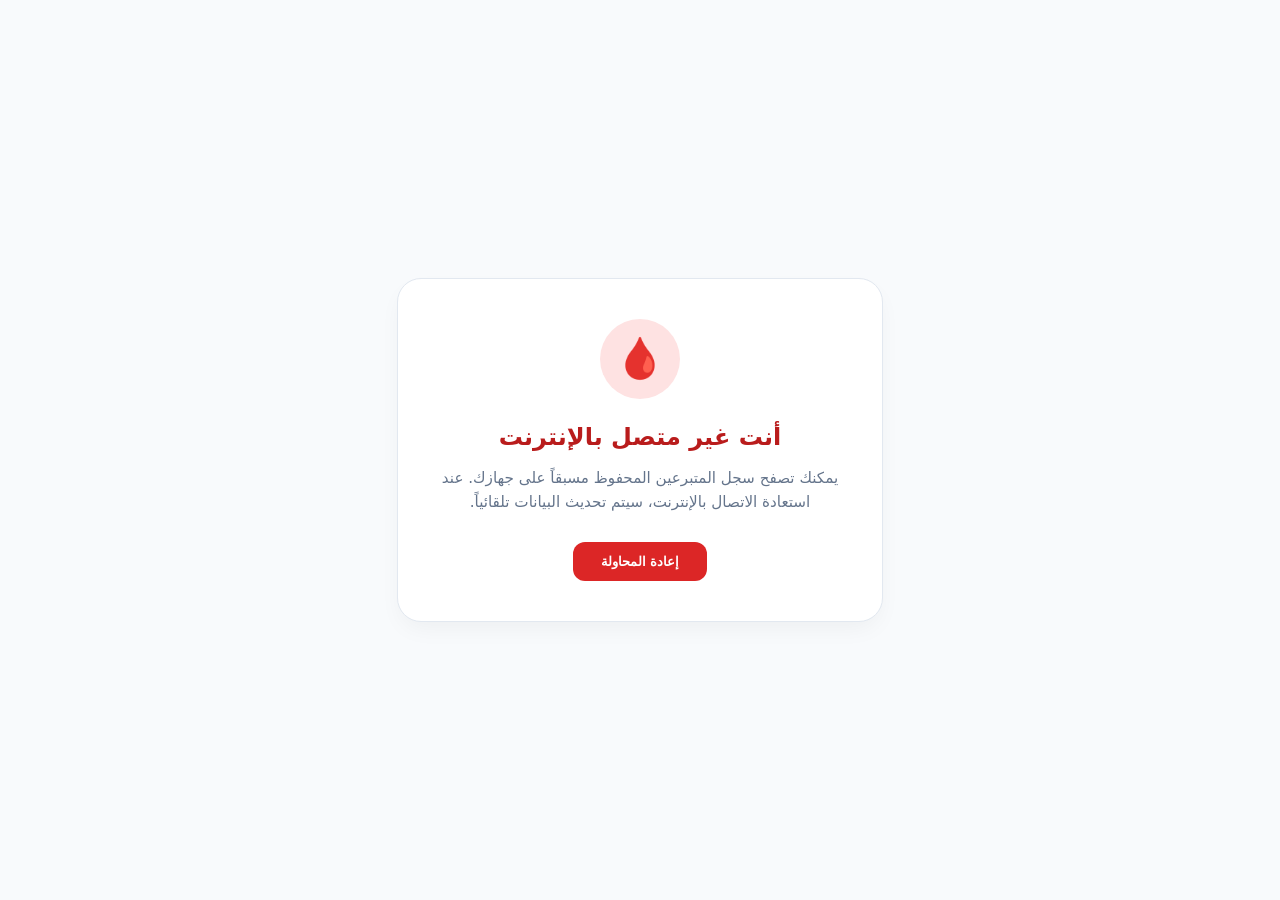
<file: public/offline.html>
<!doctype html>
<html lang="ar" dir="rtl">
  <head>
    <meta charset="UTF-8" />
    <meta name="viewport" content="width=device-width, initial-scale=1.0" />
    <title>وضع عدم الاتصال | قطرة دم - قعطبة</title>
    <style>
      body {
        margin: 0;
        padding: 0;
        font-family: system-ui, -apple-system, BlinkMacSystemFont, 'Segoe UI', Roboto, sans-serif;
        background: #f8fafc;
        color: #1e293b;
        display: flex;
        align-items: center;
        justify-content: center;
        min-height: 100vh;
        direction: rtl;
        text-align: center;
      }
      .card {
        background: white;
        border-radius: 1.5rem;
        padding: 2.5rem 2rem;
        max-width: 420px;
        margin: 1rem;
        box-shadow: 0 10px 25px -5px rgba(0, 0, 0, 0.05);
        border: 1px solid #e2e8f0;
      }
      .icon {
        width: 80px;
        height: 80px;
        margin: 0 auto 1.5rem;
        background: #fee2e2;
        border-radius: 50%;
        display: flex;
        align-items: center;
        justify-content: center;
        font-size: 2.5rem;
      }
      h1 {
        font-size: 1.5rem;
        font-weight: 800;
        color: #b91c1c;
        margin-bottom: 0.75rem;
      }
      p {
        color: #64748b;
        font-size: 0.95rem;
        line-height: 1.6;
        margin-bottom: 1.75rem;
      }
      .btn {
        display: inline-block;
        background: #dc2626;
        color: white;
        text-decoration: none;
        padding: 0.75rem 1.75rem;
        border-radius: 0.75rem;
        font-weight: bold;
        transition: 0.2s;
        border: none;
        cursor: pointer;
      }
      .btn:hover {
        background: #b91c1c;
      }
    </style>
  </head>
  <body>
    <div class="card">
      <div class="icon">🩸</div>
      <h1>أنت غير متصل بالإنترنت</h1>
      <p>
        يمكنك تصفح سجل المتبرعين المحفوظ مسبقاً على جهازك. عند استعادة الاتصال بالإنترنت، سيتم تحديث البيانات تلقائياً.
      </p>
      <button class="btn" onclick="window.location.reload()">إعادة المحاولة</button>
    </div>
  </body>
</html>
</file>
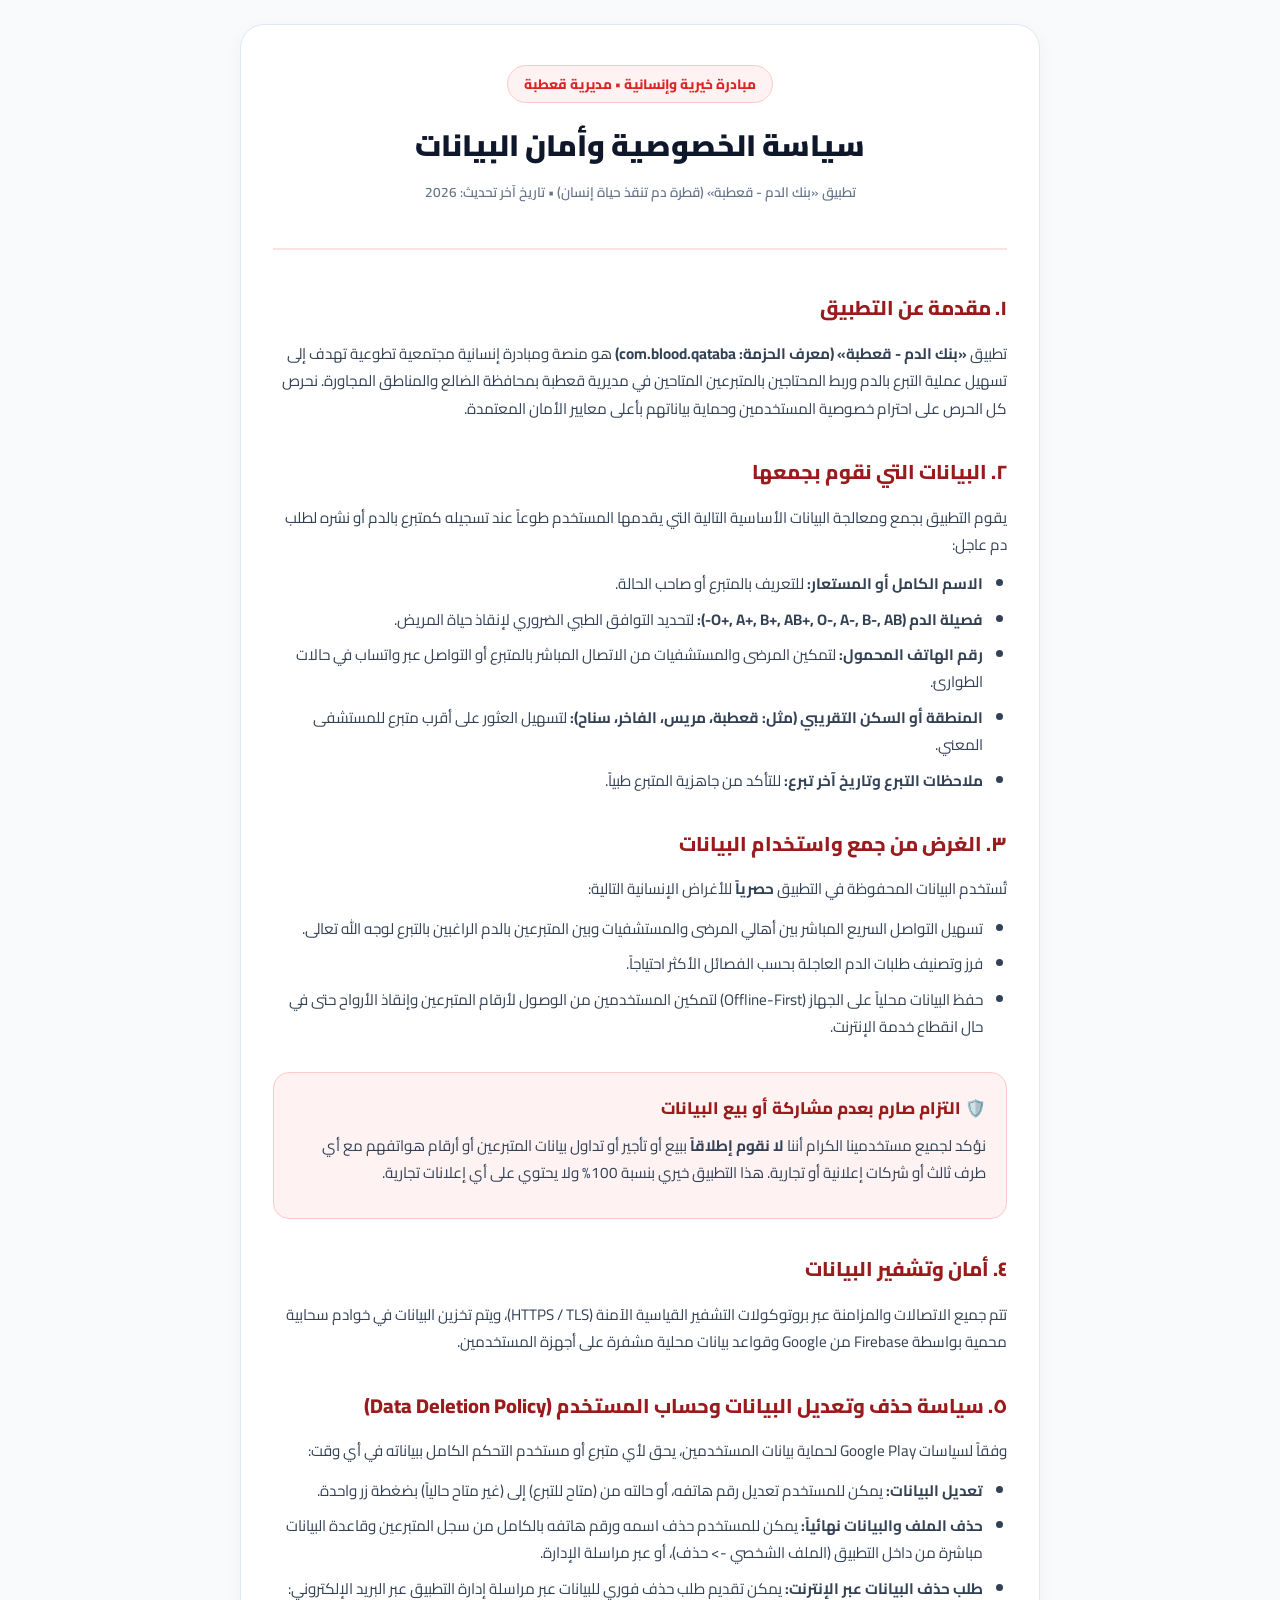
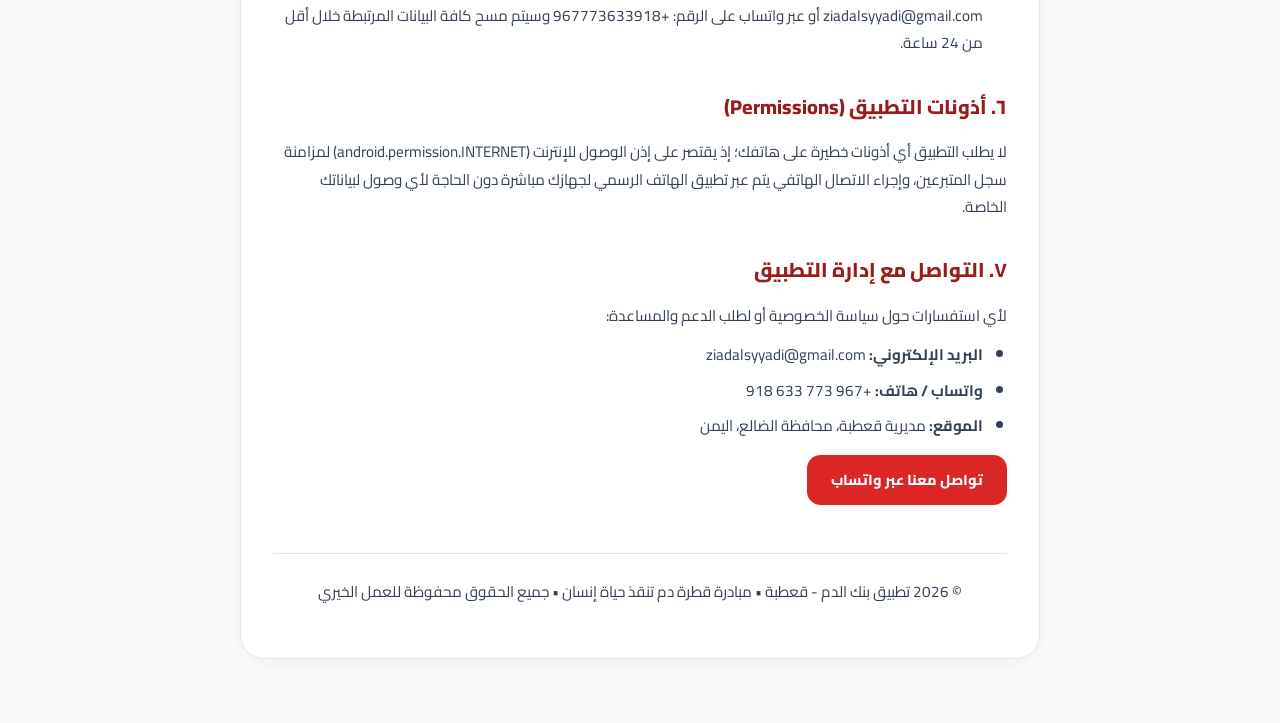
<file: public/privacy.html>
<!DOCTYPE html>
<html lang="ar" dir="rtl">
<head>
  <meta charset="UTF-8">
  <meta name="viewport" content="width=device-width, initial-scale=1.0">
  <title>سياسة الخصوصية وأمان البيانات | تطبيق بنك الدم - قعطبة</title>
  <meta name="description" content="سياسة الخصوصية وحماية بيانات المتبرعين والمستخدمين في تطبيق قطرة دم تنقذ حياة - بنك الدم بمديرية قعطبة">
  <link rel="icon" type="image/svg+xml" href="/icon.svg">
  <link href="https://fonts.googleapis.com/css2?family=Cairo:wght@400;600;700;800;900&display=swap" rel="stylesheet">
  <style>
    :root {
      --primary: #dc2626;
      --primary-dark: #991b1b;
      --bg: #f8fafc;
      --text: #1e293b;
      --card-bg: #ffffff;
      --border: #e2e8f0;
    }
    * {
      box-sizing: border-box;
      margin: 0;
      padding: 0;
      font-family: 'Cairo', -apple-system, BlinkMacSystemFont, sans-serif;
    }
    body {
      background-color: var(--bg);
      color: var(--text);
      line-height: 1.8;
      padding: 1.5rem 1rem 4rem;
    }
    .container {
      max-width: 800px;
      margin: 0 auto;
      background: var(--card-bg);
      border-radius: 1.5rem;
      border: 1px solid var(--border);
      padding: 2.5rem 2rem;
      box-shadow: 0 4px 20px -2px rgba(0, 0, 0, 0.05);
    }
    header {
      text-align: center;
      border-bottom: 2px solid #fee2e2;
      padding-bottom: 2rem;
      margin-bottom: 2.5rem;
    }
    .badge {
      display: inline-block;
      background: #fef2f2;
      color: var(--primary);
      padding: 0.35rem 1rem;
      border-radius: 9999px;
      font-size: 0.85rem;
      font-weight: 800;
      margin-bottom: 1rem;
      border: 1px solid #fecaca;
    }
    h1 {
      font-size: 1.85rem;
      color: #0f172a;
      font-weight: 900;
      margin-bottom: 0.5rem;
    }
    .updated-date {
      color: #64748b;
      font-size: 0.85rem;
      font-weight: 600;
    }
    section {
      margin-bottom: 2rem;
    }
    h2 {
      font-size: 1.25rem;
      color: var(--primary-dark);
      margin-bottom: 0.85rem;
      display: flex;
      align-items: center;
      gap: 0.5rem;
      font-weight: 800;
    }
    p, li {
      color: #334155;
      font-size: 0.95rem;
      margin-bottom: 0.75rem;
    }
    ul {
      padding-right: 1.5rem;
      margin-bottom: 1rem;
    }
    li {
      margin-bottom: 0.5rem;
    }
    .highlight-box {
      background: #fef2f2;
      border: 1px solid #fecaca;
      border-radius: 1rem;
      padding: 1.25rem;
      margin: 1.5rem 0;
    }
    .highlight-box h3 {
      color: var(--primary-dark);
      font-size: 1.05rem;
      margin-bottom: 0.5rem;
      font-weight: 800;
    }
    .btn-contact {
      display: inline-flex;
      align-items: center;
      gap: 0.5rem;
      background: var(--primary);
      color: white;
      text-decoration: none;
      padding: 0.75rem 1.5rem;
      border-radius: 0.85rem;
      font-weight: 800;
      font-size: 0.9rem;
      transition: background 0.2s;
    }
    .btn-contact:hover {
      background: var(--primary-dark);
    }
    footer {
      text-align: center;
      margin-top: 3rem;
      padding-top: 1.5rem;
      border-top: 1px solid var(--border);
      color: #64748b;
      font-size: 0.85rem;
    }
    .lang-switch {
      text-align: left;
      margin-bottom: 1rem;
    }
    .lang-switch a {
      color: var(--primary);
      text-decoration: none;
      font-weight: bold;
      font-size: 0.85rem;
    }
  </style>
</head>
<body>
  <div class="container">
    <header>
      <span class="badge">مبادرة خيرية وإنسانية • مديرية قعطبة</span>
      <h1>سياسة الخصوصية وأمان البيانات</h1>
      <p class="updated-date">تطبيق «بنك الدم - قعطبة» (قطرة دم تنقذ حياة إنسان) • تاريخ آخر تحديث: 2026</p>
    </header>

    <section>
      <h2>١. مقدمة عن التطبيق</h2>
      <p>
        تطبيق <strong>«بنك الدم - قعطبة» (معرف الحزمة: com.blood.qataba)</strong> هو منصة ومبادرة إنسانية مجتمعية تطوعية تهدف إلى تسهيل عملية التبرع بالدم وربط المحتاجين بالمتبرعين المتاحين في مديرية قعطبة بمحافظة الضالع والمناطق المجاورة. نحرص كل الحرص على احترام خصوصية المستخدمين وحماية بياناتهم بأعلى معايير الأمان المعتمدة.
      </p>
    </section>

    <section>
      <h2>٢. البيانات التي نقوم بجمعها</h2>
      <p>يقوم التطبيق بجمع ومعالجة البيانات الأساسية التالية التي يقدمها المستخدم طوعاً عند تسجيله كمتبرع بالدم أو نشره لطلب دم عاجل:</p>
      <ul>
        <li><strong>الاسم الكامل أو المستعار:</strong> للتعريف بالمتبرع أو صاحب الحالة.</li>
        <li><strong>فصيلة الدم (O+, A+, B+, AB+, O-, A-, B-, AB-):</strong> لتحديد التوافق الطبي الضروري لإنقاذ حياة المريض.</li>
        <li><strong>رقم الهاتف المحمول:</strong> لتمكين المرضى والمستشفيات من الاتصال المباشر بالمتبرع أو التواصل عبر واتساب في حالات الطوارئ.</li>
        <li><strong>المنطقة أو السكن التقريبي (مثل: قعطبة، مريس، الفاخر، سناح):</strong> لتسهيل العثور على أقرب متبرع للمستشفى المعني.</li>
        <li><strong>ملاحظات التبرع وتاريخ آخر تبرع:</strong> للتأكد من جاهزية المتبرع طبياً.</li>
      </ul>
    </section>

    <section>
      <h2>٣. الغرض من جمع واستخدام البيانات</h2>
      <p>تُستخدم البيانات المحفوظة في التطبيق <strong>حصرياً</strong> للأغراض الإنسانية التالية:</p>
      <ul>
        <li>تسهيل التواصل السريع المباشر بين أهالي المرضى والمستشفيات وبين المتبرعين بالدم الراغبين بالتبرع لوجه الله تعالى.</li>
        <li>فرز وتصنيف طلبات الدم العاجلة بحسب الفصائل الأكثر احتياجاً.</li>
        <li>حفظ البيانات محلياً على الجهاز (Offline-First) لتمكين المستخدمين من الوصول لأرقام المتبرعين وإنقاذ الأرواح حتى في حال انقطاع خدمة الإنترنت.</li>
      </ul>
    </section>

    <section>
      <div class="highlight-box">
        <h3>🛡️ التزام صارم بعدم مشاركة أو بيع البيانات</h3>
        <p>
          نؤكد لجميع مستخدمينا الكرام أننا <strong>لا نقوم إطلاقاً</strong> ببيع أو تأجير أو تداول بيانات المتبرعين أو أرقام هواتفهم مع أي طرف ثالث أو شركات إعلانية أو تجارية. هذا التطبيق خيري بنسبة 100% ولا يحتوي على أي إعلانات تجارية.
        </p>
      </div>
    </section>

    <section>
      <h2>٤. أمان وتشفير البيانات</h2>
      <p>
        تتم جميع الاتصالات والمزامنة عبر بروتوكولات التشفير القياسية الآمنة (HTTPS / TLS)، ويتم تخزين البيانات في خوادم سحابية محمية بواسطة Firebase من Google وقواعد بيانات محلية مشفرة على أجهزة المستخدمين.
      </p>
    </section>

    <section>
      <h2>٥. سياسة حذف وتعديل البيانات وحساب المستخدم (Data Deletion Policy)</h2>
      <p>
        وفقاً لسياسات Google Play لحماية بيانات المستخدمين، يحق لأي متبرع أو مستخدم التحكم الكامل ببياناته في أي وقت:
      </p>
      <ul>
        <li><strong>تعديل البيانات:</strong> يمكن للمستخدم تعديل رقم هاتفه، أو حالته من (متاح للتبرع) إلى (غير متاح حالياً) بضغطة زر واحدة.</li>
        <li><strong>حذف الملف والبيانات نهائياً:</strong> يمكن للمستخدم حذف اسمه ورقم هاتفه بالكامل من سجل المتبرعين وقاعدة البيانات مباشرة من داخل التطبيق (الملف الشخصي -> حذف)، أو عبر مراسلة الإدارة.</li>
        <li><strong>طلب حذف البيانات عبر الإنترنت:</strong> يمكن تقديم طلب حذف فوري للبيانات عبر مراسلة إدارة التطبيق عبر البريد الإلكتروني: <code>ziadalsyyadi@gmail.com</code> أو عبر واتساب على الرقم: <code>+967773633918</code> وسيتم مسح كافة البيانات المرتبطة خلال أقل من 24 ساعة.</li>
      </ul>
    </section>

    <section>
      <h2>٦. أذونات التطبيق (Permissions)</h2>
      <p>
        لا يطلب التطبيق أي أذونات خطيرة على هاتفك؛ إذ يقتصر على إذن الوصول للإنترنت (<code>android.permission.INTERNET</code>) لمزامنة سجل المتبرعين، وإجراء الاتصال الهاتفي يتم عبر تطبيق الهاتف الرسمي لجهازك مباشرة دون الحاجة لأي وصول لبياناتك الخاصة.
      </p>
    </section>

    <section>
      <h2>٧. التواصل مع إدارة التطبيق</h2>
      <p>لأي استفسارات حول سياسة الخصوصية أو لطلب الدعم والمساعدة:</p>
      <ul>
        <li><strong>البريد الإلكتروني:</strong> ziadalsyyadi@gmail.com</li>
        <li><strong>واتساب / هاتف:</strong> +967 773 633 918</li>
        <li><strong>الموقع:</strong> مديرية قعطبة، محافظة الضالع، اليمن</li>
      </ul>
      <div style="margin-top: 1rem;">
        <a href="https://api.whatsapp.com/send?phone=967773633918" class="btn-contact">تواصل معنا عبر واتساب</a>
      </div>
    </section>

    <footer>
      <p>© 2026 تطبيق بنك الدم - قعطبة • مبادرة قطرة دم تنقذ حياة إنسان • جميع الحقوق محفوظة للعمل الخيري</p>
    </footer>
  </div>
</body>
</html>
</file>
